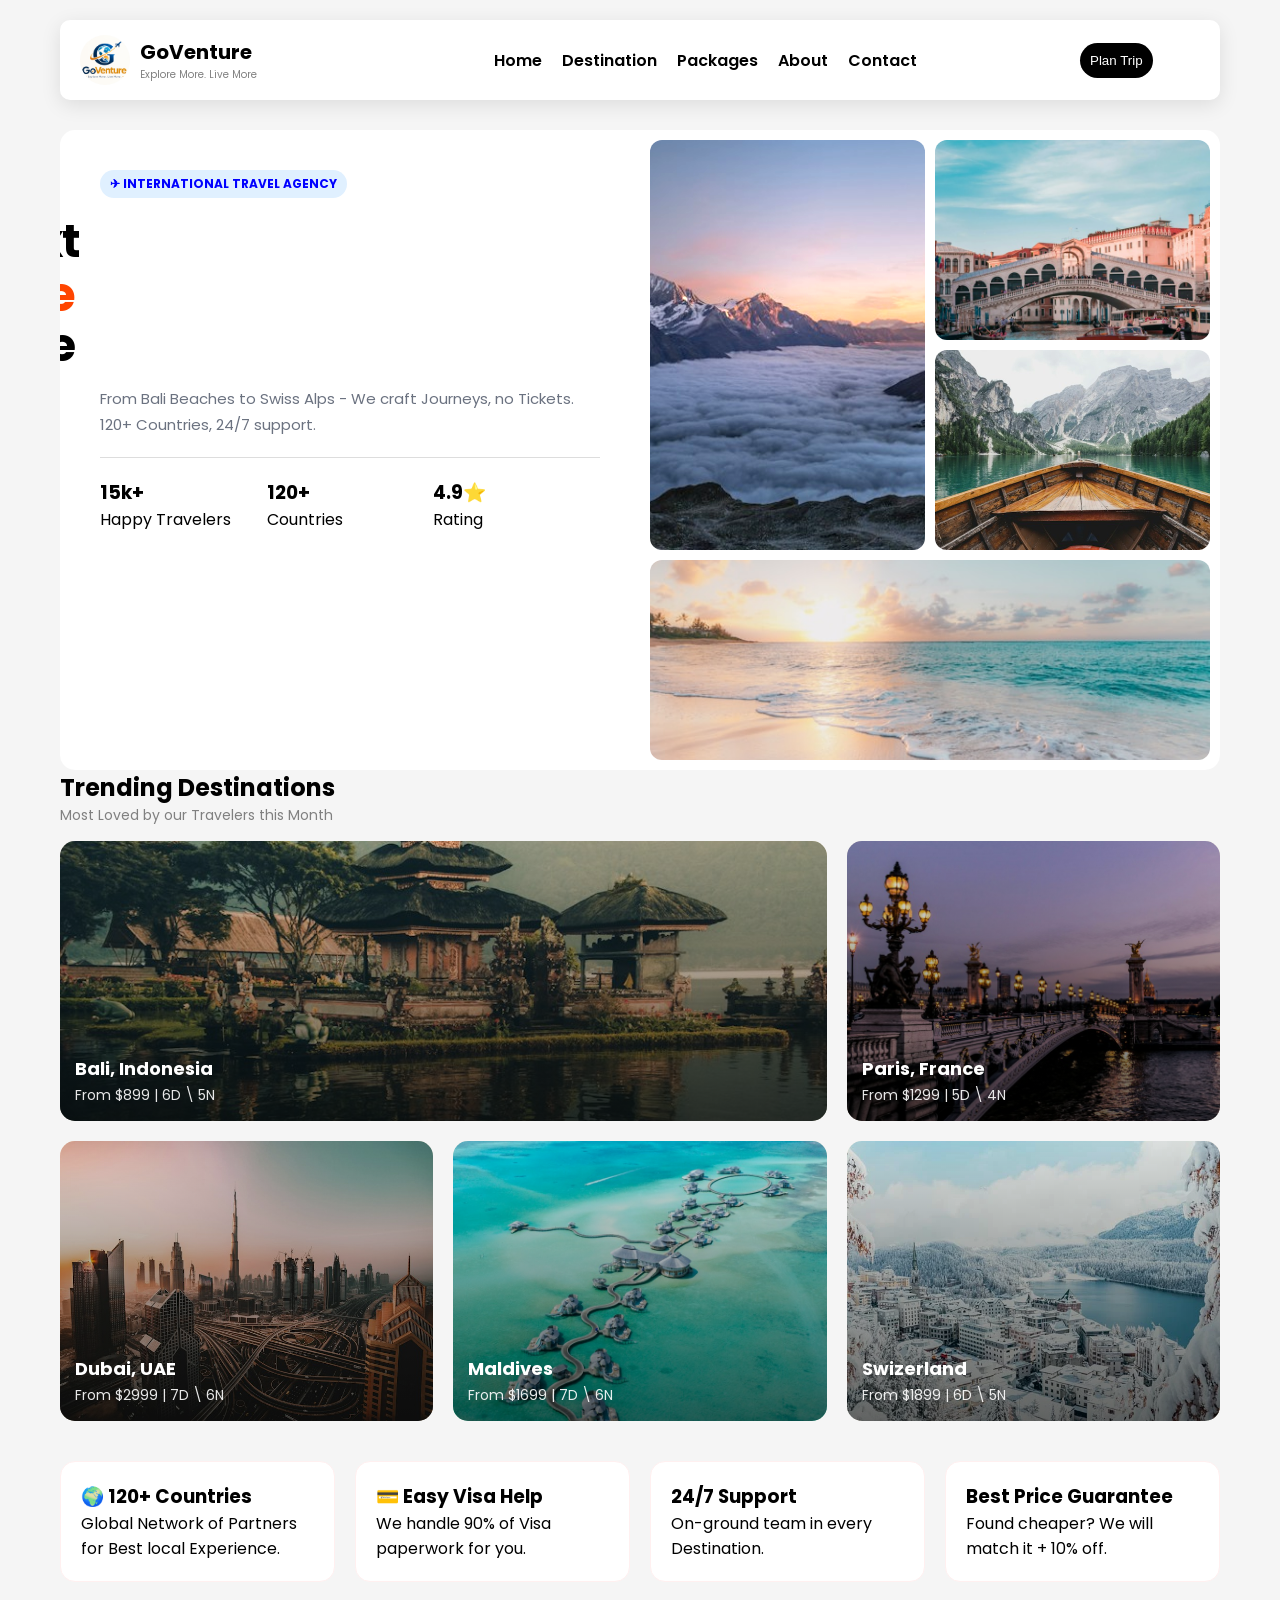
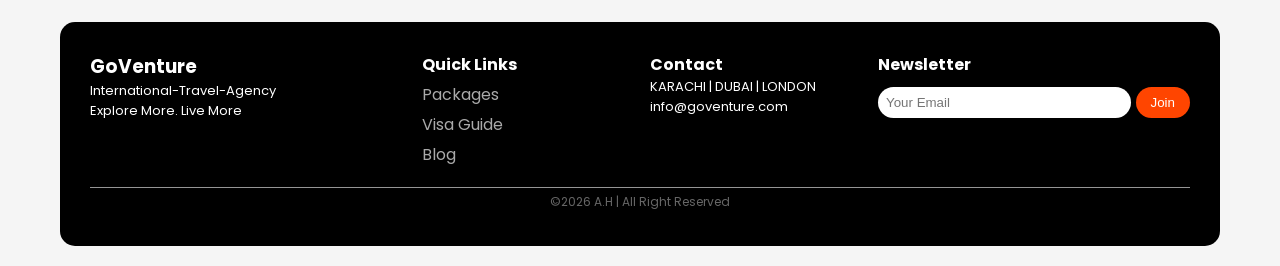
<file: index.html>
<!doctype html>
<html lang="en">
  <head>
    <meta charset="UTF-8" />
    <meta name="viewport" content="width=device-width, initial-scale=1.0" />
    <title>
      GoVenture | Explore More. Live More---International-Travel-Agency
    </title>
    <link rel="stylesheet" href="style.css" />
  </head>
  <body>
    <div class="main-layout">
      <!-- HEADER -->
      <header class="header">
        <div class="logo-box">
          <img src="image/logo.jpg" alt="GoVenture" />
          <div class="brand">
            <h2>GoVenture</h2>
            <p>Explore More. Live More</p>
          </div>
        </div>
        <nav class="nav">
          <a href="#">Home</a>
          <a href="destinationinfo.html">Destination</a>
          <a href="#features">Packages</a>
          <a href="#about">About</a>
          <a href="contact.html" target="_blank">Contact</a>
        </nav>
        <a href="destinationinfo.html" target="_blank">
          <button class="btn-header">Plan Trip</button>
        </a>
      </header>
      <!-- HERO-GRID -->
      <section class="hero" id="about">
        <div class="hero-content">
          <span class="badge">✈ INTERNATIONAL TRAVEL AGENCY</span>
          <h1>
            Your Next <br />
            <span>Adventure</span> <br />Starts Here
          </h1>
          <p>
            From Bali Beaches to Swiss Alps - We craft Journeys, no Tickets.
            120+ Countries, 24/7 support.
          </p>
          <div class="hero-stats">
            <div>
              <h3>15k+</h3>
              <span>Happy Travelers</span>
            </div>
            <div>
              <h3>120+</h3>
              <span>Countries</span>
            </div>
            <div>
              <h3>4.9⭐</h3>
              <span>Rating</span>
            </div>
          </div>
        </div>
        <div class="hero-gallery">
          <div class="h-img" id="img1">
            <img src="image/img1.jpg" alt="h-img1" />
          </div>
          <div class="h-img">
            <img src="image/img2.jpg" alt="h-img2" />
          </div>
          <div class="h-img">
            <img src="image/img3.jpg" alt="h-img3" />
          </div>
          <div class="h-img" id="img4">
            <img src="image/img4.jpg" alt="h-img4" />
          </div>
        </div>
      </section>

      <!-- DESTINATION - GRID -->
      <section class="section-tittle" id="destinations">
        <div class="section-tittle">
          <h2>Trending Destinations</h2>
          <p>Most Loved by our Travelers this Month</p>
        </div>
        <div class="dest-grid">
          <a href="destinationinfo.html#bali" class="dest-card large">
            <img src="image/d1.jpg" alt="Bali" />
            <div class="dest-info">
              <h3>Bali, Indonesia</h3>
              <p>From $899 | 6D \ 5N</p>
            </div>
          </a>
          <a href="destinationinfo.html#paris" class="dest-card">
            <img src="image/d2.jpg" alt="Paris" />
            <div class="dest-info">
              <h3>Paris, France</h3>
              <p>From $1299 | 5D \ 4N</p>
            </div>
          </a>
          <a href="destinationinfo.html#dubai" class="dest-card">
            <img src="image/d3.jpg" alt="Dubai" />
            <div class="dest-info">
              <h3>Dubai, UAE</h3>
              <p>From $2999 | 7D \ 6N</p>
            </div>
          </a>
          <a href="destinationinfo.html#maldives" class="dest-card">
            <img src="image/d4.jpg" alt="Maldives" />
            <div class="dest-info">
              <h3>Maldives</h3>
              <p>From $1699 | 7D \ 6N</p>
            </div>
          </a>
          <a href="destinationinfo.html#swizerland" class="dest-card">
            <img src="image/d5.jpg" alt="Swizweland" />
            <div class="dest-info">
              <h3>Swizerland</h3>
              <p>From $1899 | 6D \ 5N</p>
            </div>
          </a>
        </div>
      </section>
      <!-- PACKAGES / FEATURES -->
      <section class="features" id="features">
        <div class="feat-card">
          <h3>🌍 120+ Countries</h3>
          <p>Global Network of Partners for Best local Experience.</p>
        </div>
        <div class="feat-card">
          <h3>💳 Easy Visa Help</h3>
          <p>We handle 90% of Visa paperwork for you.</p>
        </div>
        <div class="feat-card">
          <h3>24/7 Support</h3>
          <p>On-ground team in every Destination.</p>
        </div>
        <div class="feat-card">
          <h3>Best Price Guarantee</h3>
          <p>Found cheaper? We will match it + 10% off.</p>
        </div>
      </section>
      <!-- FOOTER -->
      <footer class="footer">
        <div class="foot-grid">
          <div>
            <h3>GoVenture</h3>
            <p>
              International-Travel-Agency <br />
              Explore More. Live More
            </p>
          </div>
          <div>
            <h4>Quick Links</h4>
            <a href="#features">Packages</a>
            <a href="contact.html">Visa Guide</a>
            <a href="#about">Blog</a>
          </div>
          <div>
            <h4>Contact</h4>
            <p>
              KARACHI | DUBAI | LONDON <br />
              info@goventure.com
            </p>
          </div>
          <div>
            <h4>Newsletter</h4>
            <div class="newsletter">
              <input type="text" placeholder="Your Email" />
              <button>Join</button>
            </div>
          </div>
        </div>
        <div class="footer-bottom">
          <p>&copy;2026 A.H | All Right Reserved</p>
        </div>
      </footer>
    </div>
  </body>
</html>
</file>
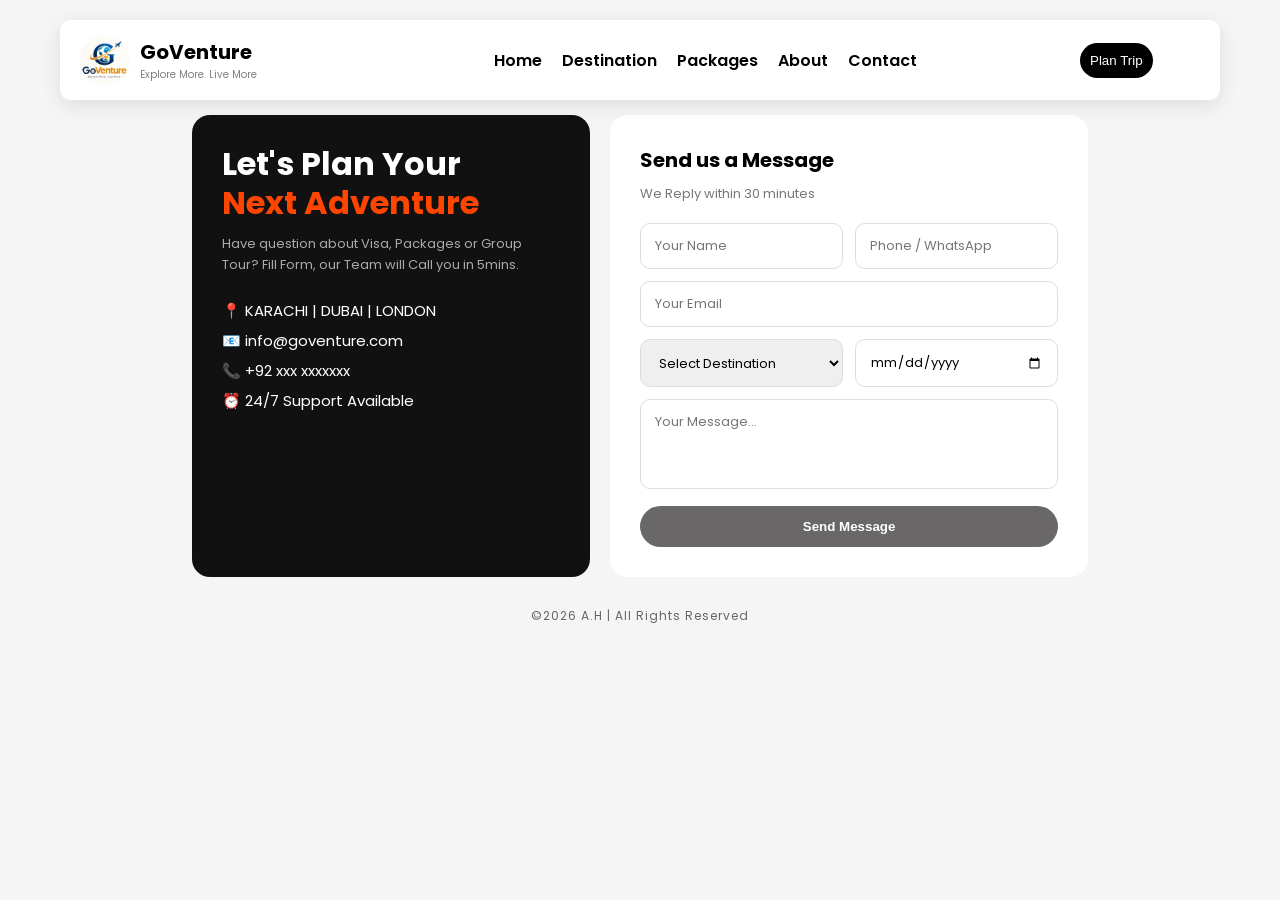
<file: contact.html>
<!doctype html>
<html lang="en">
  <head>
    <meta charset="UTF-8" />
    <meta name="viewport" content="width=device-width, initial-scale=1.0" />
    <title>Contact Us - GoVenture</title>
    <link
      href="https://fonts.googleapis.com/css2?family=Poppins:wght@400;600;700&display=swap"
      rel="stylesheet"
    />
  </head>
  <style>
    * {
      margin: 0;
      padding: 0;
      box-sizing: border-box;
    }

    body {
      font-family: "Poppins", sans-serif;
      background: #f5f5f5;
      padding: 0;
      margin: 0;
      overflow-x: hidden;
    }

    .header {
      display: grid;
      grid-template-columns: 250px 1fr 120px;
      align-items: center;
      background-color: white;
      padding: 15px 20px;
      border-radius: 10px;
      position: fixed;
      top: 20px;
      left: 50%;
      transform: translateX(-50%);
      width: calc(100% - 40px);
      max-width: 1160px;
      z-index: 9999;
      box-shadow: 0 5px 20px rgba(0, 0, 0, 0.1);
    }

    .logo-box {
      display: flex;
      align-items: center;
      gap: 10px;
    }

    .logo-box img {
      width: 50px;
      height: 50px;
      border-radius: 50%;
      transition: 0.3s;
    }
    .logo-box img:hover {
      transform: scale(1.1) rotate(5deg);
    }

    .brand h2 {
      font-size: 20px;
    }
    .brand p {
      font-size: 10px;
      color: gray;
    }

    .nav {
      display: flex;
      justify-content: center;
      gap: 20px;
    }

    .nav a {
      text-decoration: none;
      color: black;
      font-weight: 600;
      position: relative;
      transition: 0.3s;
    }
    .nav a::after {
      content: "";
      position: absolute;
      left: 0;
      bottom: -4px;
      width: 0%;
      height: 2px;
      background-color: #ff5722;
      transition: 0.3s;
    }
    .nav a:hover {
      color: #ff5722;
    }
    .nav a:hover::after {
      width: 100%;
    }

    .btn-header {
      background-color: black;
      color: white;
      border: none;
      padding: 10px;
      border-radius: 20px;
      cursor: pointer;
      transition: 0.3s;
    }
    .btn-header:hover {
      background-color: #ff5722;
      transform: scale(1.05);
    }
    .contact-page {
      max-width: 1100px;
      margin: 9% 15%;
      display: grid;
      grid-template-columns: 1fr 1.2fr;
      gap: 20px;
    }
    .contact-info {
      background: #111;
      color: #fff;
      padding: 30px;
      border-radius: 18px;
    }
    .contact-info h1 {
      font-size: 32px;
      line-height: 1.2;
    }
    .contact-info h1 span {
      color: orangered;
    }
    .contact-info p {
      font-size: 13px;
      color: #aaa;
      margin: 12px 0 20px;
      line-height: 1.6;
    }
    .contact-info ul {
      list-style: none;
      font-size: 15px;
      line-height: 2;
    }
    .contact-form {
      background: #fff;
      padding: 30px;
      border-radius: 18px;
    }
    .contact-form h2 {
      font-size: 20px;
      margin-bottom: 5px;
    }
    .contact-form span {
      font-size: 13px;
      color: #777;
    }
    .form-grid {
      display: grid;
      grid-template-columns: 1fr 1fr;
      gap: 12px;
      margin-top: 18px;
    }
    .contact-form input,
    .contact-form select,
    .contact-form textarea {
      width: 100%;
      padding: 12px 14px;
      border: 1px solid #ddd;
      border-radius: 10px;
      font-family: inherit;
      font-size: 13px;
      outline: none;
    }
    .contact-form textarea {
      grid-column: span 2;
      resize: none;
      height: 90px;
    }
    .full {
      grid-column: span 2;
    }
    .contact-form button {
      grid-column: span 2;
      padding: 13px;
      border: none;
      border-radius: 25px;
      background: rgba(5, 0, 0, 0.597);
      color: #fff;
      font-weight: 600;
      cursor: pointer;
      margin-top: 5px;
    }
    .contact-form button:hover {
      background: orangered;
    }
    .footer {
      grid-column: span 2;
      margin-top: 10px;
      text-align: center;
      color: #666;
      font-size: 12px;
      letter-spacing: 1px;
    }
    @media (max-width: 800px) {
      .header {
        grid-template-columns: 1fr 1fr;
      }
      .nav {
        display: none;
      }
      .contact-page {
        width: calc(100% - 20px);
        margin-top: 110px;
        grid-template-columns: 1fr !important;
      }
      .contact-info,
      .contact-form {
        width: 100%;
        max-width: 100%;
      }
      .form-grid {
        grid-template-columns: 1fr;
      }
      .contact-form textarea,
      .full,
      .contact-form button,
      .contact-form input,
      .contact-form select {
        grid-column: span 1 !important;
        width: 100%;
      }
    }
  </style>

  <body>
    <!-- HEADER -->
    <header class="header">
      <div class="logo-box">
        <img src="image/logo.jpg" alt="GoVenture" />
        <div class="brand">
          <h2>GoVenture</h2>
          <p>Explore More. Live More</p>
        </div>
      </div>
      <nav class="nav">
        <a href="index.html">Home</a>
        <a href="destinationinfo.html">Destination</a>
        <a href="index.html#features">Packages</a>
        <a href="index.html#about">About</a>
        <a href="contact.html">Contact</a>
      </nav>
      <a href="destinationinfo.html" target="_blank">
        <button class="btn-header">Plan Trip</button>
      </a>
    </header>
    <div class="contact-page">
      <div class="contact-info">
        <h1>
          Let's Plan Your <br />
          <span> Next Adventure</span>
        </h1>
        <p>
          Have question about Visa, Packages or Group Tour? Fill Form, our Team
          will Call you in 5mins.
        </p>
        <ul>
          <li>📍 KARACHI | DUBAI | LONDON</li>
          <li>📧 info@goventure.com</li>
          <li>📞 +92 xxx xxxxxxx</li>
          <li>⏰ 24/7 Support Available</li>
        </ul>
      </div>
      <div class="contact-form">
        <h2>Send us a Message</h2>
        <span>We Reply within 30 minutes</span>
        <form class="form-grid">
          <input type="text" placeholder="Your Name" required />
          <input type="tel" placeholder="Phone / WhatsApp" required />
          <input type="email" placeholder="Your Email" class="full" required />
          <select required>
            <option value="">Select Destination</option>
            <option>Bali, Indonesia</option>
            <option>Paris, France</option>
            <option>Dubai, UAE</option>
            <option>Maldives</option>
            <option>Switzerland</option>
          </select>
          <input type="date" required />
          <textarea placeholder="Your Message..."></textarea>
          <button type="submit">Send Message</button>
        </form>
      </div>
      <div class="footer">
        <p>&copy;2026 A.H | All Rights Reserved</p>
      </div>
    </div>
  </body>
</html>
</file>
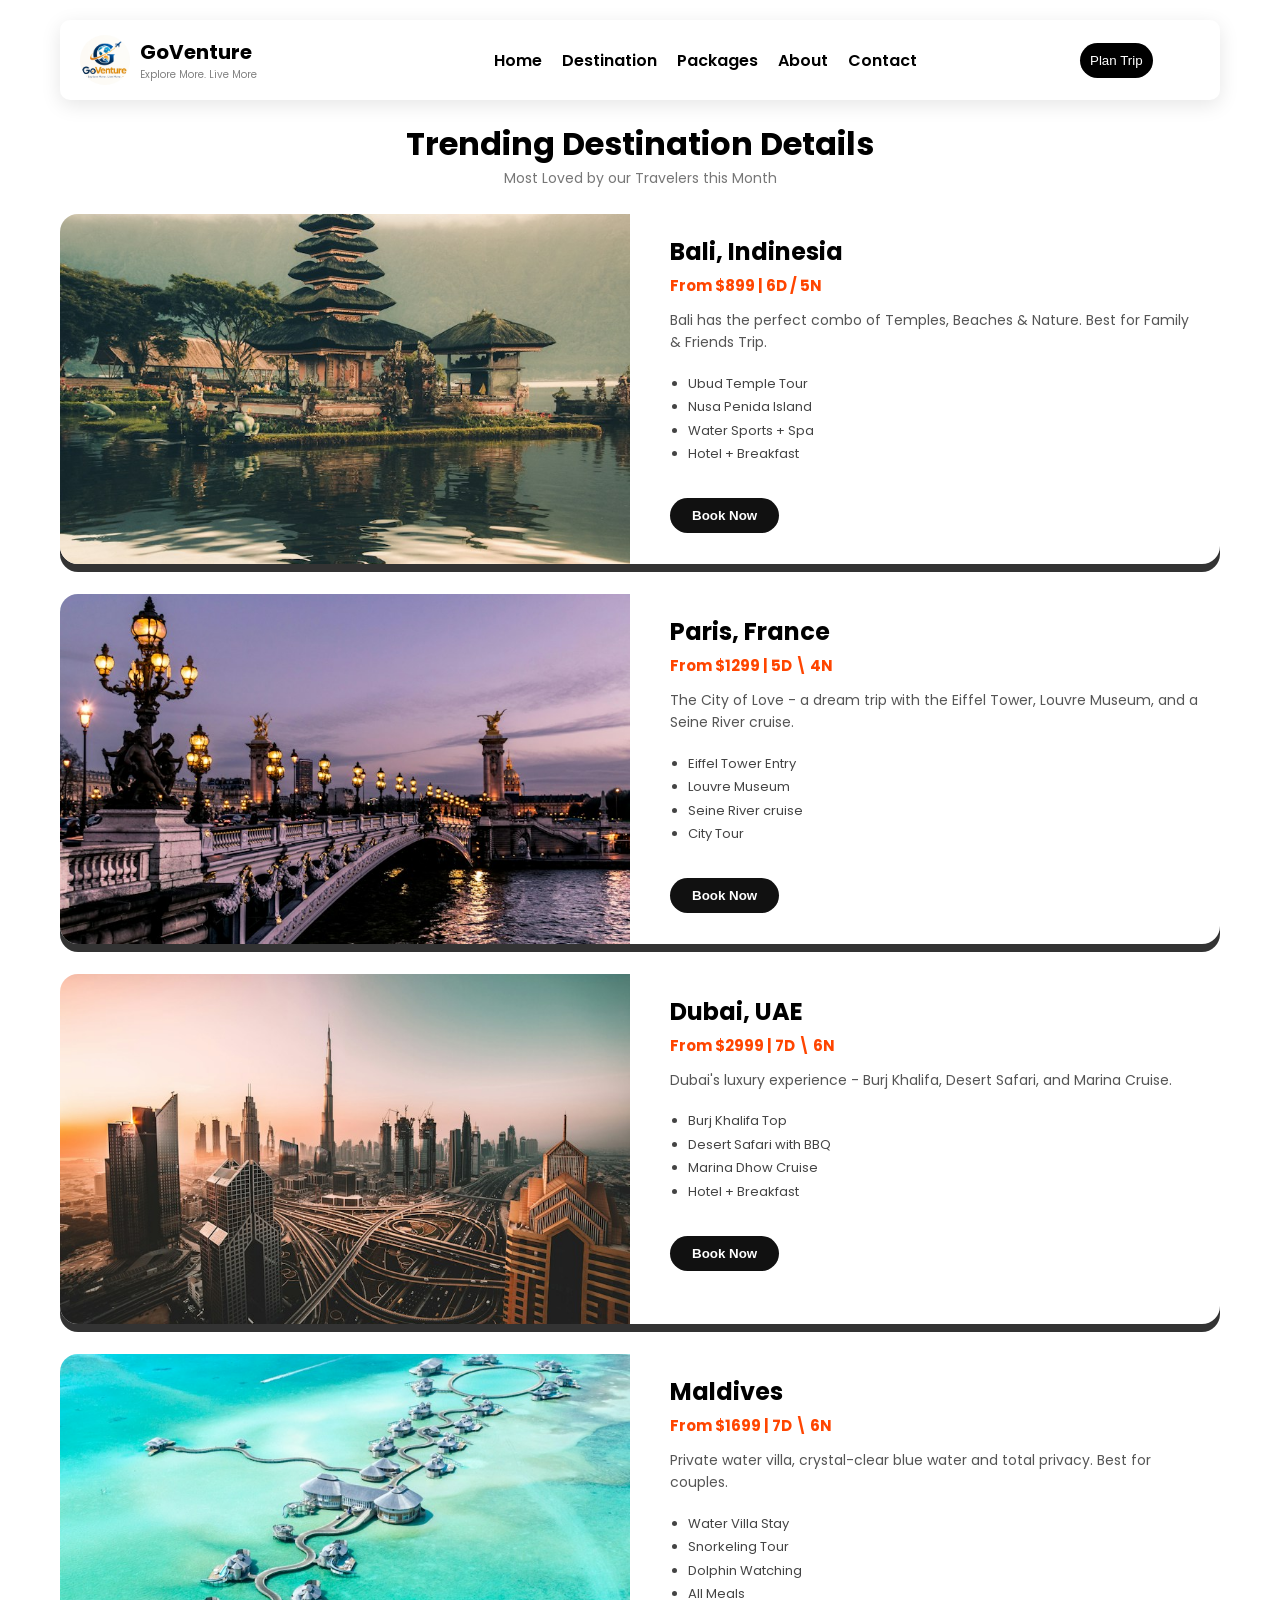
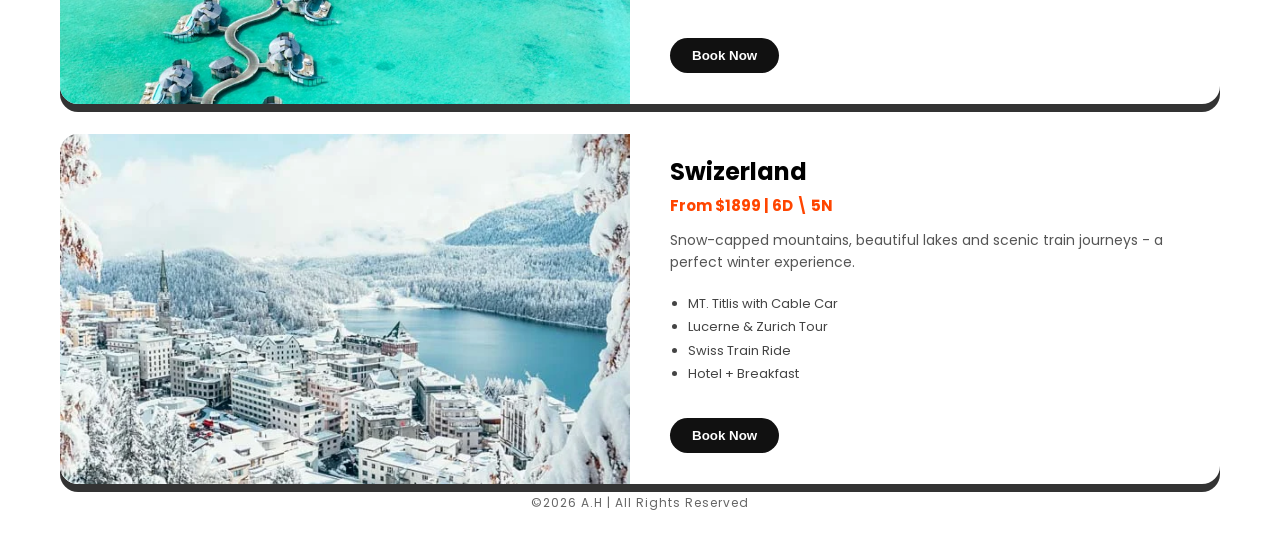
<file: destinationinfo.html>
<!doctype html>
<html lang="en">
  <head>
    <meta charset="UTF-8" />
    <meta name="viewport" content="width=device-width, initial-scale=1.0" />
    <title>Destination Details</title>
    <link
      href="https://fonts.googleapis.com/css2?family=Poppins:wght@400;600;700&display=swap"
      rel="stylesheet"
    />
  </head>
  <style>
    /* DESTINATION PAGE */
    * {
      margin: 0;
      padding: 0;
      box-sizing: border-box;
    }
    body {
      font-family: "Poppins", sans-serif;
      background-color: white;
      padding-top: 90px;
    }
    .header {
      display: grid;
      grid-template-columns: 250px 1fr 120px;
      align-items: center;
      background-color: white;
      padding: 15px 20px;
      border-radius: 10px;
      position: fixed;
      top: 20px;
      left: 50%;
      transform: translateX(-50%);
      width: calc(100% - 40px);
      max-width: 1160px;
      z-index: 9999;
      box-shadow: 0 5px 20px rgba(0, 0, 0, 0.1);
    }

    .logo-box {
      display: flex;
      align-items: center;
      gap: 10px;
    }

    .logo-box img {
      width: 50px;
      height: 50px;
      border-radius: 50%;
      transition: 0.3s;
    }
    .logo-box img:hover {
      transform: scale(1.1) rotate(5deg);
    }
    .brand h2 {
      font-size: 20px;
    }
    .brand p {
      font-size: 10px;
      color: grey;
    }
    .nav {
      display: flex;
      justify-content: center;
      gap: 20px;
    }
    .nav a {
      text-decoration: none;
      color: black;
      font-weight: 600;
      position: relative;
      transition: 0.3s;
    }
    .nav a::after {
      content: "";
      position: absolute;
      left: 0;
      bottom: -4px;
      width: 0%;
      height: 2px;
      background-color: orangered;
      transition: 0.3s;
    }
    .nav a:hover {
      color: orangered;
    }
    .nav a:hover::after {
      width: 100%;
    }
    .btn-header {
      background-color: black;
      color: white;
      border: none;
      padding: 10px;
      border-radius: 20px;
      cursor: pointer;
      transition: 0.3s;
    }
    .btn-header:hover {
      background-color: orangered;
      transform: scale(1.05);
    }
    .destination-page {
      max-width: 1200px;
      margin: 30px auto;
      padding: 0 20px;
    }
    .dest-heading {
      text-align: center;
    }
    .page-tittle {
      font-size: 32px;
      font-weight: 700;
    }
    .page-subtittle {
      color: #777;
      margin-bottom: 25px;
      font-size: 14px;
    }
    .dest-grid {
      display: grid;
      grid-template-columns: 1fr;
      gap: 30px;
    }
    .dest-section {
      display: grid;
      grid-template-columns: 1fr 1fr;
      gap: 20px;
      background: white;
      border-radius: 18px;
      overflow: hidden;
      box-shadow: 0 8px rgb(0, 0, 0, 0.8);
      scroll-margin-top: 20px;
    }
    .dest-section img {
      width: 100%;
      height: 280px;
      min-height: 350px;
      object-fit: cover;
    }
    .dest-det {
      padding: 20px;
    }
    .dest-det h2 {
      font-size: 24px;
      margin-bottom: 5px;
    }
    .dest-det h4 {
      color: orangered;
      margin-bottom: 12px;
      font-size: 15px;
    }
    .dest-det p {
      font-size: 14px;
      color: #555;
      line-height: 1.6;
      margin-bottom: 10px;
    }
    .dest-det ul {
      margin: 18px;
      font-size: 13px;
      color: #444;
      line-height: 1.8;
    }
    .dest-det button {
      margin-top: 15px;
      padding: 10px 22px;
      border: none;
      background: #111;
      color: #fff;
      border-radius: 20px;
      font-weight: 600;
      cursor: pointer;
    }
    .dest-det button:hover {
      background: orangered;
    }
    .footer {
      margin-top: 10px;
      text-align: center;
      color: #666;
      font-size: 12px;
      letter-spacing: 1px;
    }
    @media (max-width: 768px) {
      .header {
        grid-template-columns: 1fr 1fr;
      }
      .nav {
        display: none;
      }
      .dest-section {
        grid-template-columns: 1fr;
      }
      .dest-section img {
        min-height: 220px;
      }
    }
  </style>

  <body>
    <header class="header">
      <div class="logo-box">
        <img src="image/logo.jpg" alt="GoVenture" />
        <div class="brand">
          <h2>GoVenture</h2>
          <p>Explore More. Live More</p>
        </div>
      </div>
      <nav class="nav">
        <a href="index.html">Home</a>
        <a href="destinationinfo.html">Destination</a>
        <a href="index.html#features">Packages</a>
        <a href="index.html#about">About</a>
        <a href="contact.html" target="_blank">Contact</a>
      </nav>
      <a href="destinationinfo.html" target="_blank">
        <button class="btn-header">Plan Trip</button>
      </a>
    </header>
    <div class="destination-page">
      <div class="dest-heading">
        <h1 class="page-tittle">Trending Destination Details</h1>
        <p class="page-subtittle">Most Loved by our Travelers this Month</p>
      </div>
      <div class="dest-grid">
        <section id="bali" class="dest-section">
          <img src="image/d1.jpg" alt="bali" />
          <div class="dest-det">
            <h2>Bali, Indinesia</h2>
            <h4>From $899 | 6D / 5N</h4>
            <p>
              Bali has the perfect combo of Temples, Beaches & Nature. Best for
              Family & Friends Trip.
            </p>
            <ul>
              <li>Ubud Temple Tour</li>
              <li>Nusa Penida Island</li>
              <li>Water Sports + Spa</li>
              <li>Hotel + Breakfast</li>
            </ul>
            <a href="contact.html"><button>Book Now</button></a>
          </div>
        </section>
        <section id="paris" class="dest-section">
          <img src="image/d2.jpg" alt="paris" />
          <div class="dest-det">
            <h2>Paris, France</h2>
            <h4>From $1299 | 5D \ 4N</h4>
            <p>
              The City of Love - a dream trip with the Eiffel Tower, Louvre
              Museum, and a Seine River cruise.
            </p>
            <ul>
              <li>Eiffel Tower Entry</li>
              <li>Louvre Museum</li>
              <li>Seine River cruise</li>
              <li>City Tour</li>
            </ul>
            <a href="contact.html"><button>Book Now</button></a>
          </div>
        </section>
        <section id="dubai" class="dest-section">
          <img src="image/d3.jpg" alt="dubai" />
          <div class="dest-det">
            <h2>Dubai, UAE</h2>
            <h4>From $2999 | 7D \ 6N</h4>
            <p>
              Dubai's luxury experience - Burj Khalifa, Desert Safari, and
              Marina Cruise.
            </p>
            <ul>
              <li>Burj Khalifa Top</li>
              <li>Desert Safari with BBQ</li>
              <li>Marina Dhow Cruise</li>
              <li>Hotel + Breakfast</li>
            </ul>
            <a href="contact.html"><button>Book Now</button></a>
          </div>
        </section>
        <section id="maldives" class="dest-section">
          <img src="image/d4.jpg" alt="maldives" />
          <div class="dest-det">
            <h2>Maldives</h2>
            <h4>From $1699 | 7D \ 6N</h4>
            <p>
              Private water villa, crystal-clear blue water and total privacy.
              Best for couples.
            </p>
            <ul>
              <li>Water Villa Stay</li>
              <li>Snorkeling Tour</li>
              <li>Dolphin Watching</li>
              <li>All Meals</li>
            </ul>
            <a href="contact.html"><button>Book Now</button></a>
          </div>
        </section>
        <section id="swizerland" class="dest-section">
          <img src="image/d5.jpg" alt="swizerland" />
          <div class="dest-det">
            <h2>Swizerland</h2>
            <h4>From $1899 | 6D \ 5N</h4>
            <p>
              Snow-capped mountains, beautiful lakes and scenic train journeys -
              a perfect winter experience.
            </p>
            <ul>
              <li>MT. Titlis with Cable Car</li>
              <li>Lucerne & Zurich Tour</li>
              <li>Swiss Train Ride</li>
              <li>Hotel + Breakfast</li>
            </ul>
            <a href="contact.html"><button>Book Now</button></a>
          </div>
        </section>
      </div>
      <div class="footer">
        <p>&COPY;2026 A.H | All Rights Reserved</p>
      </div>
    </div>
  </body>
</html>
</file>
<file: style.css>
@import url("https://fonts.googleapis.com/css2?family=Poppins:wght@400;600;700&display=swap");

* {
  margin: 0;
  padding: 0;
  box-sizing: border-box;
}

body {
  font-family: "Poppins", sans-serif;
  background-color: #f5f5f5;
  padding-top: 90px;
}

.main-layout {
  max-width: 1200px;
  margin: 0 auto;
  padding: 20px;
}

/* HEADER */
.header {
  display: grid;
  grid-template-columns: 250px 1fr 120px;
  align-items: center;
  background-color: white;
  padding: 15px 20px;
  border-radius: 10px;
  position: fixed;
  top: 20px;
  left: 50%;
  transform: translateX(-50%);
  width: calc(100% - 40px);
  max-width: 1160px;
  z-index: 9999;
  box-shadow: 0 5px 20px rgba(0, 0, 0, 0.1);
}

.logo-box {
  display: flex;
  align-items: center;
  gap: 10px;
}

.logo-box img {
  width: 50px;
  height: 50px;
  border-radius: 50%;
  transition: 0.3s;
}
.logo-box img:hover {
  transform: scale(1.1) rotate(5deg);
}
.brand h2 {
  font-size: 20px;
}
.brand p {
  font-size: 10px;
  color: grey;
}
.nav {
  display: flex;
  justify-content: center;
  gap: 20px;
}
.nav a {
  text-decoration: none;
  color: black;
  font-weight: 600;
  position: relative;
  transition: 0.3s;
}
.nav a::after {
  content: "";
  position: absolute;
  left: 0;
  bottom: -4px;
  width: 0%;
  height: 2px;
  background-color: orangered;
  transition: 0.3s;
}
.nav a:hover {
  color: orangered;
}
.nav a:hover::after {
  width: 100%;
}
.btn-header {
  background-color: black;
  color: white;
  border: none;
  padding: 10px;
  border-radius: 20px;
  cursor: pointer;
  transition: 0.3s;
}
.btn-header:hover {
  background-color: orangered;
  transform: scale(1.05);
}

/* HERO-SECTION */
.hero {
  display: grid;
  grid-template-columns: 1fr 1fr;
  background-color: white;
  margin-top: 20px;
  border-radius: 15px;
  overflow: hidden;
  position: relative;
}
.hero-content {
  padding: 40px;
  overflow: hidden;
}
.badge {
  background-color: #e0f0ff;
  color: blue;
  padding: 5px 10px;
  border-radius: 20px;
  font-size: 12px;
  font-weight: 700;
  display: inline-block;
}
.hero-content h1 {
  font-size: 45px;
  line-height: 1.05;
  font-weight: 700;
  letter-spacing: -1px;
  margin: 20px 0;
  height: 148px;
  color: transparent;
  position: relative;
}
.hero-content h1::before {
  content: "Your Next";
  color: black;
  position: absolute;
  left: 0;
  top: 0;
  transform: translateX(-110%);
  animation-name: enter1;
  animation-duration: 10s;
  animation-timing-function: ease-in-out;
  animation-iteration-count: infinite;
}
.hero-content h1 span {
  position: absolute;
  left: 0;
  top: 52px;
  font-size: 0;
  transform: translateX(-110%);
  animation-name: enter2;
  animation-duration: 10s;
  animation-timing-function: ease-in-out;
  animation-iteration-count: infinite;
}
.hero-content h1 span::before {
  content: "Adventure";
  color: orangered;
  font-size: 48px;
  font-weight: 700;
  display: block;
  animation-name: smoothzoom;
  animation-duration: 10s;
  animation-timing-function: ease-in-out;
  animation-iteration-count: infinite;
}
.hero-content h1::after {
  content: "Starts Here";
  color: black;
  position: absolute;
  left: 0;
  top: 104px;
  transform: translateX(-110%);
  animation-name: enter3;
  animation-duration: 10s;
  animation-timing-function: ease-in-out;
  animation-iteration-count: infinite;
}
@keyframes enter1 {
  0% {
    transform: translateX(-110%);
    opacity: 0;
  }
  10% {
    transform: translateX(0);
    opacity: 1;
  }
  80% {
    transform: translateX(0);
    opacity: 1;
  }
  90% {
    transform: translateX(0);
    opacity: 0;
  }
  100% {
    transform: translateX(-110%);
    opacity: 0;
  }
}
@keyframes enter2 {
  0%,
  15% {
    transform: translateX(-110%);
    opacity: 0;
  }
  25% {
    transform: translateX(0);
    opacity: 1;
  }
  80% {
    transform: translateX(0);
    opacity: 1;
  }
  90% {
    transform: translateX(0);
    opacity: 0;
  }
  100% {
    transform: translateX(-110%);
    opacity: 0;
  }
}
@keyframes enter3 {
  0%,
  30% {
    transform: translateX(-110%);
    opacity: 0;
  }
  40% {
    transform: translateX(0);
    opacity: 1;
  }
  80% {
    transform: translateX(0);
    opacity: 1;
  }
  90% {
    transform: translateX(0);
    opacity: 0;
  }
  100% {
    transform: translateX(-110%);
    opacity: 0;
  }
}
@keyframes smoothzoom {
  0%,
  40% {
    transform: scale(1);
  }
  55% {
    transform: scale(1.5);
  }
  70% {
    transform: scale(1);
  }
  100% {
    transform: scale(1);
  }
}

.hero-content p {
  color: #6b7280;
  line-height: 1.7;
  font-size: 15px;
}

.hero-stats {
  display: grid;
  grid-template-columns: 1fr 1fr 1fr;
  margin-top: 20px;
  border-top: 1px solid #ddd;
  padding-top: 20px;
}
.hero-gallery {
  display: grid;
  grid-template-columns: 1fr 1fr;
  grid-template-rows: 200px 200px;
  gap: 10px;
  padding: 10px;
}
.h-img {
  border-radius: 12px;
  overflow: hidden;
  cursor: pointer;
  transition: 0.4s;
}
.h-img img {
  width: 100%;
  height: 100%;
  object-fit: cover;
  display: block;
  transition: 0.4s;
}
.h-img:hover {
  transform: scale(1.03s);
}
.h-img:hover img {
  filter: brightness(1.2);
  transform: scale(1.03);
}
#img1 {
  grid-row: span 2;
  height: 100%;
  filter: brightness(1.2);
}
#img4 {
  grid-column: span 2;
  height: 200px;
}

/* DESTINATION-SECTION */
.destinations {
  margin-top: 40px;
}
.section-tittle {
  margin-bottom: 15px;
}
.section-tittle h2 {
  font-size: 24px;
}
.section-tittle p {
  font-size: 14px;
  color: grey;
}
.dest-grid {
  display: grid;
  grid-template-columns: repeat(3, 1fr);
  gap: 20px;
}
.dest-card {
  height: 280px;
  border-radius: 15px;
  position: relative;
  overflow: hidden;
  cursor: pointer;
  background-color: rgb(255, 242, 216);
  transition: 0.4s;
}
.dest-card img {
  width: 100%;
  height: 100%;
  object-fit: cover;
  position: absolute;
  top: 0;
  left: 0;
}
.dest-info {
  position: absolute;
  bottom: 15px;
  left: 15px;
  z-index: 2;
  color: white;
}
.dest-info h3 {
  font-size: 18px;
  margin-bottom: 3px;
}
.dest-info p {
  font-size: 14px;
  opacity: 0.9;
  color: white;
}
.dest-card::after {
  content: "";
  position: absolute;
  top: 0;
  left: 0;
  right: 0;
  bottom: 0;
  background: linear-gradient(
    to top,
    rgba(0, 0, 0, 0.6) 0%,
    rgba(0, 0, 0, 0.1) 100%
  );
  z-index: 1;
  transition: 0.4s;
}
.dest-card:hover {
  transform: scale(1.03);
}
.dest-card:hover img {
  filter: brightness(1.1);
}
.large {
  grid-column: span 2;
}

/* fFEATURES-SECTION */
.features {
  display: grid;
  grid-template-columns: repeat(4, 1fr);
  gap: 20px;
  margin-top: 40px;
}
.feat-card {
  background-color: white;
  padding: 20px;
  border-radius: 15px;
  border: 1px solid #fff0f0;
  transition: 0.3s;
  cursor: pointer;
}
.feat-card:hover {
  background-color: black;
  color: white;
  transform: translateY(-5px);
}
/* FOOTER */
.footer {
  background-color: black;
  color: white;
  margin-top: 40px;
  border-radius: 15px;
  padding: 30px;
}
.foot-grid {
  display: grid;
  grid-template-columns: 1.5fr 1fr 1fr 1.5fr;
  gap: 20px;
}

.foot-grid p {
  font-size: small;
}
.foot-grid a {
  display: block;
  color: #aaa;
  text-decoration: none;
  margin-top: 5px;
  transition: 0.3s;
}
.foot-grid a:hover {
  color: orangered;
  padding-left: 5px;
}
.newsletter {
  display: flex;
  margin-top: 10px;
  gap: 5px;
}
.newsletter input {
  padding: 8px;
  border-radius: 20px;
  border: none;
  flex: 1;
}
.newsletter button {
  padding: 8px 15px;
  border-radius: 20px;
  border: none;
  background-color: orangered;
  color: white;
  cursor: pointer;
  transition: 0.3s;
}
.newsletter button:hover {
  background-color: white;
  color: orangered;
  transform: scale(1.05);
}
.footer-bottom {
  border-top: 1px solid rgb(149, 149, 149);
  margin-top: 20px;
  padding: 5px;
  text-align: center;
  color: #666;
  font-size: 12px;
  display: grid;
  place-items: center;
}
/* RESPONSIVE */
@media (max-width: 800px) {
  .header {
    grid-template-columns: 1fr 1fr;
  }
  .nav {
    display: none;
  }
  .hero {
    grid-template-columns: 1fr;
  }
  .dest-grid {
    grid-template-columns: 1fr;
  }
  .large {
    grid-column: span 1;
  }
  .features {
    grid-template-columns: 1fr 1fr;
  }
  .foot-grid {
    grid-template-columns: 1fr;
    gap: 25px;
  }
  .newsletter {
    width: 100%;
    flex-wrap: nowrap;
  }
  .newsletter input {
    min-width: 0;
    flex: 1;
  }
  .newsletter button {
    flex-shrink: 0;
    padding: 8px 18px;
  }
}
</file>
